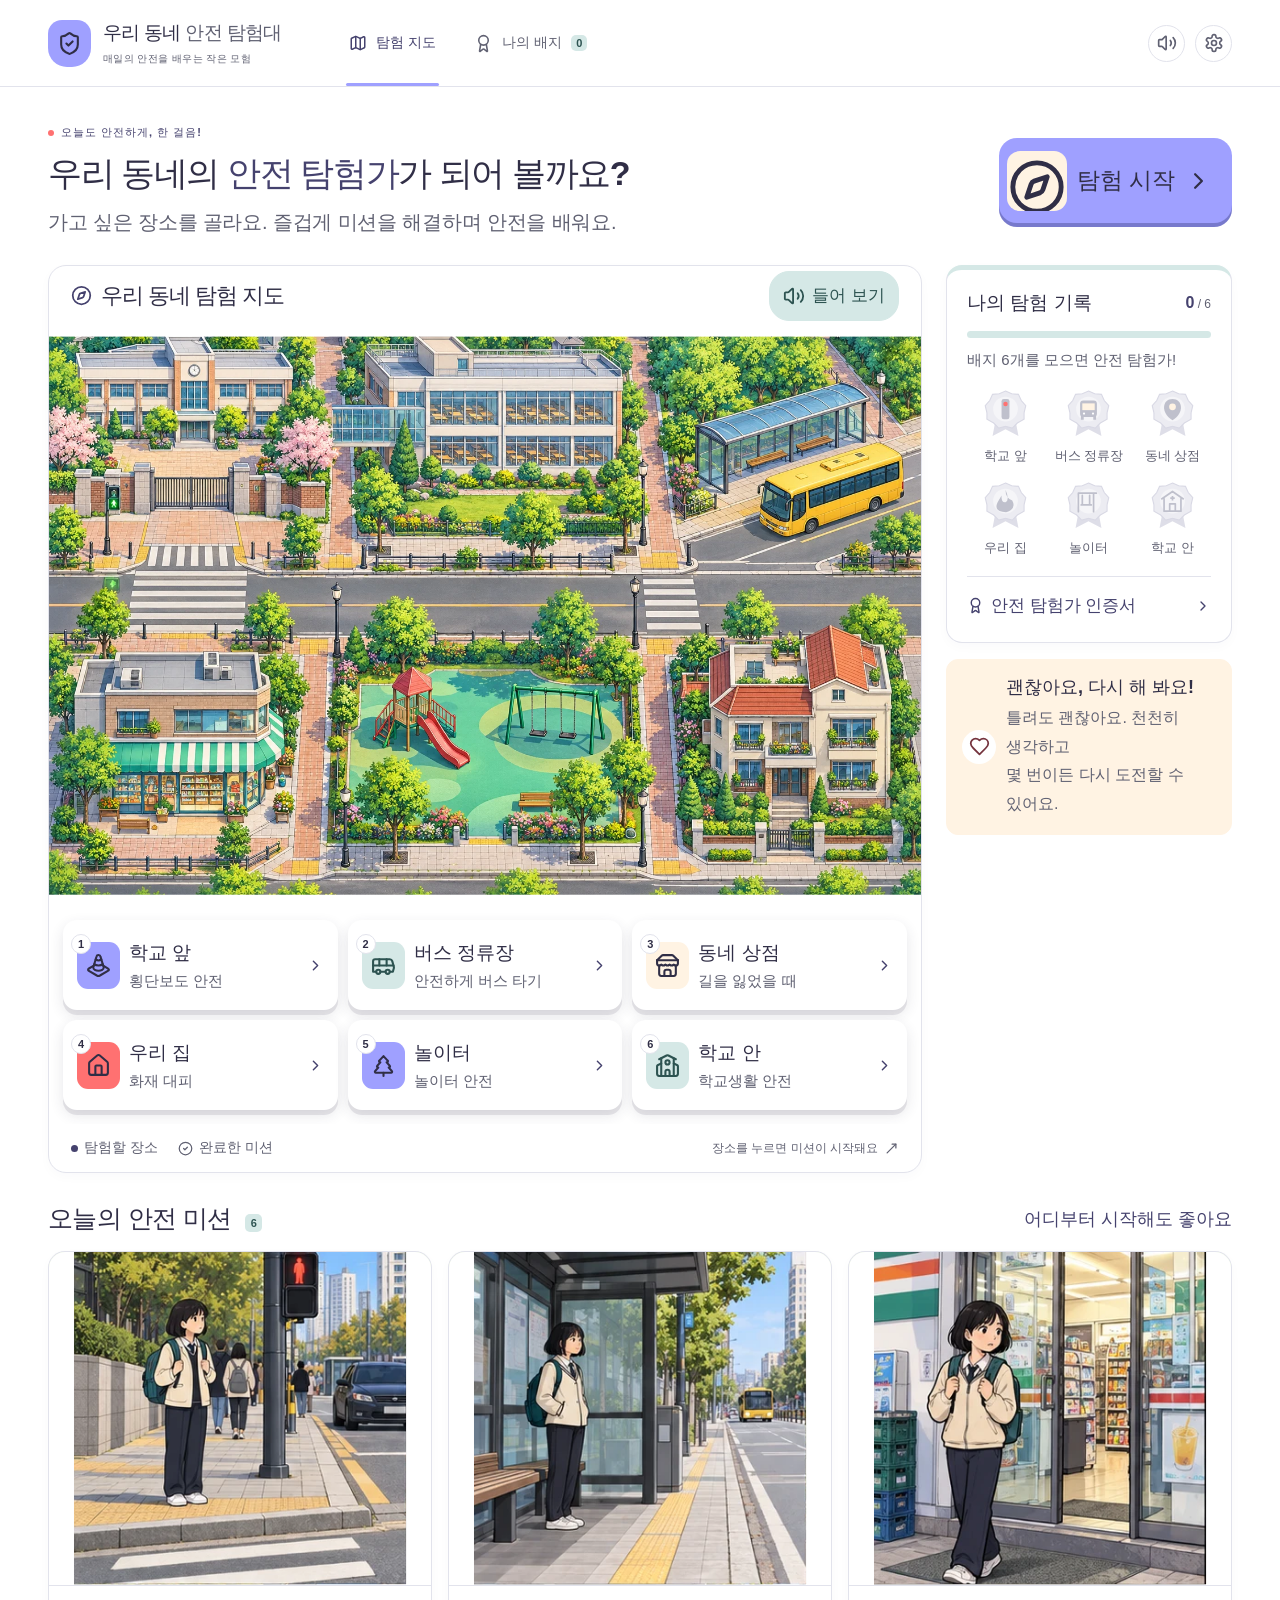
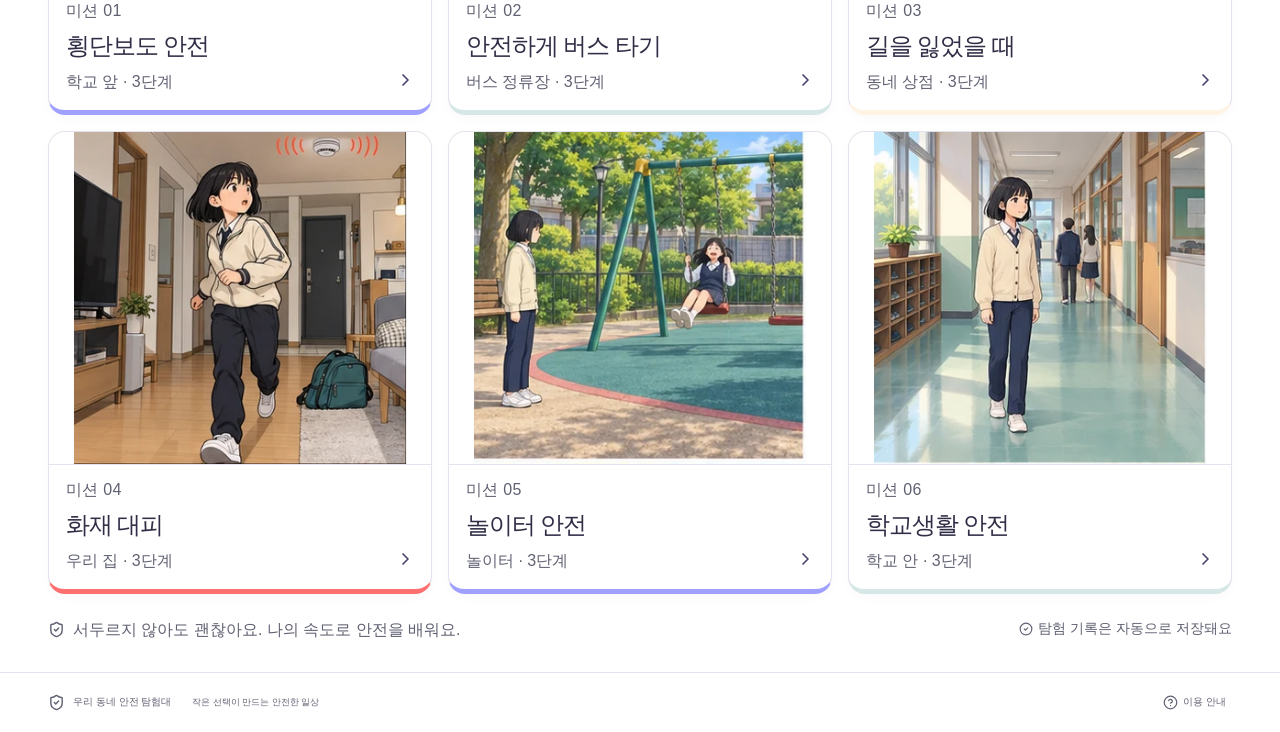
<file: index.html>
<!doctype html>
<html lang="ko">
  <head>
    <meta charset="UTF-8" />
    <meta name="viewport" content="width=device-width, initial-scale=1.0" />
    <meta name="theme-color" content="#9fa0ff" />
    <meta
      name="description"
      content="우리 동네에서 배우는 생활 안전! 네 가지 미션을 해결하고 안전 탐험가가 되어 보세요."
    />
    <title>우리 동네 안전 탐험대</title>
    <script type="module" crossorigin src="./assets/index-CR9EV2wZ.js"></script>
    <link rel="stylesheet" crossorigin href="./assets/index-B1nbU9ic.css">
  </head>
  <body>
    <div id="root"></div>
  </body>
</html>
</file>
<file: assets/index-B1nbU9ic.css>
:root{font-family:Pretendard,Noto Sans KR,Apple SD Gothic Neo,Malgun Gothic,sans-serif;color:#293e35;background:#f7f8f2;font-synthesis:none;font-weight:400;--green: #24785e;--muted: #778277;--border: #e1e7dc}*{box-sizing:border-box}body{margin:0}button,input{font:inherit}button{cursor:pointer;color:inherit}button{border:0;background:none}button:disabled{cursor:default;opacity:.6}button,a,input{touch-action:manipulation}button:focus-visible,input:focus-visible{outline:3px solid #d3923f;outline-offset:4px}svg{flex-shrink:0}button{transition:background .16s,transform .16s,box-shadow .16s}button:hover:not(:disabled){filter:brightness(.98)}h1,h2,h3,p{margin:0}h1,h2,h3{letter-spacing:-.045em}header{height:87px;background:#fffefa;border-bottom:1px solid var(--border)}.header-inner{max-width:1376px;margin:auto;padding:0 48px;height:100%;display:flex;align-items:center;gap:65px}.brand{display:flex;gap:12px;align-items:center;text-align:left;padding:0;white-space:nowrap;font-size:19px;letter-spacing:-.7px;font-weight:650}.brand b{color:var(--green)}.brand small{display:block;font-size:10px;letter-spacing:.4px;color:#899084;margin-top:6px;font-weight:400}.brand-icon{display:flex;align-items:center;justify-content:center;background:#28765a;color:#fff7de;width:43px;height:47px;border-radius:14px 14px 19px 19px}.header nav{display:flex;height:100%;gap:32px}.nav{height:100%;display:flex;gap:9px;align-items:center;color:#7e877d;font-size:14px;position:relative;padding:0 3px;font-weight:600}.nav.active{color:var(--green)}.nav.active:after{content:"";position:absolute;bottom:0;height:3px;background:var(--green);left:0;right:0;border-radius:3px}.nav-count{background:#edf2e9;border-radius:5px;padding:2px 5px;font-size:11px}.header-actions{margin-left:auto;display:flex;gap:10px}.icon-btn{width:37px;height:37px;display:grid;place-items:center;color:#69766a;border:1px solid #e5e9e0;border-radius:50%;background:#fffefa}main{max-width:1376px;margin:auto;padding:38px 48px 0}.welcome{display:flex;justify-content:space-between;align-items:center;margin-bottom:29px}.eyebrow{display:flex;align-items:center;gap:7px;color:#58816a;font-size:11px;font-weight:700;letter-spacing:1px}.eyebrow>span{height:6px;width:6px;border-radius:50%;background:#6b9c74}.welcome h1{font-size:29px;margin:11px 0 12px;font-weight:750;letter-spacing:-1.4px}.welcome h1>span{color:#28795d}.welcome p{font-size:13px;color:#858b7f;letter-spacing:-.2px}.welcome-stamp{display:flex;gap:10px;align-items:center;transform:rotate(7deg);margin-right:22px;color:#76947a;border:1px solid #cddbc7;border-radius:18px;padding:12px 17px;background:#eef3e6}.welcome-stamp svg{width:33px;height:33px}.welcome-stamp span{font-size:11px;line-height:1.5}.dashboard{display:grid;grid-template-columns:minmax(0,1fr) 286px;gap:24px}.map-card{border:1px solid #dce5d5;border-radius:18px;overflow:hidden;background:#fffef9;box-shadow:0 4px 8px #3b563205}.map-top{height:59px;padding:0 22px;display:flex;align-items:center;justify-content:space-between}.map-top h2{display:flex;align-items:center;gap:9px;font-size:16px;font-weight:700}.map-top h2 svg{color:#678b72}.live-pill{display:flex;align-items:center;gap:6px;font-size:10px;border:1px solid #e1e8d8;border-radius:20px;padding:6px 9px;color:#7a8970}.live-pill>span{width:5px;height:5px;border-radius:50%;background:#7ba474}.town{position:relative;overflow:hidden;aspect-ratio:1000 / 640;background:#dcebc3}.town-art{width:100%;height:100%;display:block}.map-pin{display:flex;position:absolute;align-items:center;gap:9px;background:#fffef6;border:1px solid #fff;border-radius:11px;box-shadow:0 5px #78926320,0 4px 12px #4b684222;padding:10px 11px;min-width:165px;text-align:left;transform:translate(-50%,-50%);z-index:1}.map-pin:after{content:"";position:absolute;bottom:-7px;left:calc(50% - 7px);height:13px;width:13px;background:#fffef6;transform:rotate(45deg);border-radius:2px}.map-pin:hover{box-shadow:0 7px 15px #3f5a4c33;z-index:3}.map-pin b{font-size:13px;font-weight:750;display:block}.map-pin small{display:block;margin-top:4px;font-size:10px;color:#83907d}.map-pin>svg:last-child{margin-left:auto;color:#a2ad99}.pin-num{display:grid;place-items:center;width:26px;height:26px;border-radius:9px;align-self:flex-start;font-size:12px;font-weight:750}.green .mission-icon,.pin-num.green,.number.green{background:#e0ede0;color:#558567}.blue .mission-icon,.pin-num.blue,.number.blue{background:#e5edf1;color:#628b9e}.orange .mission-icon,.pin-num.orange,.number.orange{background:#f8ecd6;color:#b89655}.coral .mission-icon,.pin-num.coral,.number.coral{background:#f8e7dc;color:#bc826a}.pin-0{left:24%;top:41%}.pin-1{left:77%;top:35%}.pin-2{left:25%;top:89%}.pin-3{left:78%;top:89%}.map-pin.done{border-color:#7aa88a}.pin-badge{width:28px;height:30px}.map-character{position:absolute;left:55%;top:58%;width:65px;transform:translate(-50%,-50%)}.map-character>svg{width:65px;filter:drop-shadow(0 3px 2px #273e3520);animation:friend-bob 3s ease-in-out infinite}.map-character>span{position:absolute;top:-18px;left:50%;transform:translate(-50%);white-space:nowrap;background:#fffdf2;border-radius:9px;padding:6px 9px;font-size:10px;color:#63836a;box-shadow:0 2px 8px #00000008}.map-label{position:absolute;left:17px;bottom:14px;display:flex;gap:5px;font-size:9px;color:#67895d;align-items:center}.map-bottom{display:flex;gap:20px;align-items:center;height:45px;padding:0 22px;color:#8a9383;font-size:10px}.map-bottom>span{display:flex;gap:6px;align-items:center}.legend-dot{width:7px;height:7px;border-radius:50%;background:#8eaa7a}.map-hint{margin-left:auto}aside{display:flex;flex-direction:column;gap:16px}.profile-card,.progress-card{background:#fffef9;border:1px solid var(--border);border-radius:16px;padding:20px}.section-label{font-size:13px;font-weight:700;display:flex;justify-content:space-between;align-items:center}.section-label>button{display:flex;align-items:center;color:#8b9483;font-size:10px;padding:0}.profile-main{display:flex;gap:14px;align-items:center;margin:19px 0 20px}.avatar-circle{width:70px;height:70px;background:#edf1df;border-radius:50%;overflow:hidden;border:1px solid #e4e9d6;flex-shrink:0}.avatar-circle svg{width:64px;height:80px;margin:1px 3px}.profile-main small{font-size:10px;color:#8b9684}.profile-main h3{font-size:21px;margin:3px 0 7px}.profile-main span{font-size:10px;color:#939a8a}.mode-switch{display:flex;background:#f1f3eb;border-radius:9px;padding:4px;gap:3px}.mode-switch button{flex:1;display:flex;gap:5px;justify-content:center;align-items:center;border-radius:6px;padding:9px 1px;color:#8b9282;font-size:11px}.mode-switch .selected{background:#fffef9;box-shadow:0 1px 4px #22382212;color:#507e61;font-weight:700}.mode-dot{width:5px;height:5px;background:#6c976f;border-radius:50%}.mode-description{text-align:center;font-size:9px;color:#949b8c;margin-top:10px}.progress-card .section-label>span{font-size:12px;color:#9aa08d;font-weight:400}.progress-card .section-label b{color:var(--green);font-size:16px}.progress-track{height:7px;background:#edf0e7;border-radius:5px;overflow:hidden;margin-top:15px}.progress-track>div{height:100%;background:#679676;transition:width .3s}.progress-card>p{font-size:10px;color:#8e9786;margin-top:10px}.badge-row{display:flex;gap:7px;justify-content:space-between;margin-top:16px}.badge-row>div{text-align:center;flex:1}.badge-row svg{width:45px;height:49px}.badge-row span{display:block;font-size:9px;color:#949c8a;margin-top:5px;white-space:nowrap}.certificate-link{display:flex;align-items:center;gap:7px;border-top:1px solid #edf0e6;width:100%;margin-top:19px;padding:13px 0 0;font-size:11px;color:#8c9781}.certificate-link svg:last-child{margin-left:auto}.tip-card{display:flex;gap:10px;background:#edf1e4;border:1px solid #e3e9d8;border-radius:12px;padding:15px}.tip-icon{display:grid;place-items:center;width:34px;height:34px;background:#fff9df;border-radius:50%;color:#b39b59;flex-shrink:0}.tip-card b{font-size:11px;color:#6b785c}.tip-card p{font-size:10px;color:#939b84;line-height:1.8;margin-top:5px}.mission-section{margin-top:29px}.section-heading{display:flex;justify-content:space-between;align-items:center;margin-bottom:16px}.section-heading h2{font-size:17px;letter-spacing:-.6px}.section-heading h2>span{font-size:11px;background:#e9eddf;color:#739063;border-radius:5px;padding:3px 6px;margin-left:7px}.section-heading p{font-size:11px;color:#969c8d}.mission-grid{display:grid;grid-template-columns:repeat(4,1fr);gap:14px}.mission-card{border:1px solid #e0e5d9;background:#fffef9;border-radius:13px;display:flex;align-items:center;text-align:left;gap:12px;padding:20px 16px;min-width:0}.mission-card:hover{transform:translateY(-3px);box-shadow:0 5px 12px #455f3c0d}.mission-icon{width:46px;height:48px;display:grid;place-items:center;border-radius:12px;flex-shrink:0}.mission-card small{font-size:9px;color:#98a08e;letter-spacing:.3px}.mission-card h3{font-size:14px;margin:6px 0 8px;white-space:nowrap}.mission-card p{font-size:10px;color:#8f9786}.mission-card p span{color:#a4aa9a}.mission-card>svg{margin-left:auto;color:#a4ae99;width:16px}.learning-note{display:flex;align-items:center;gap:8px;color:#8a9681;font-size:10px;margin:22px 0 29px}.autosave{margin-left:auto;display:flex;gap:5px;align-items:center;color:#9aa18e}footer{border-top:1px solid #e4e8db;padding:21px 48px;max-width:1376px;margin:0 auto;display:flex;align-items:center;justify-content:space-between;color:#9da591;font-size:10px}footer>div{display:flex;gap:8px;align-items:center}footer b{font-size:10px;font-weight:600;color:#7c8b71}footer span{margin-left:13px;font-size:9px}footer button{display:flex;align-items:center;gap:5px;font-size:10px;color:#929c85}.primary,.secondary{min-height:49px;padding:12px 20px;border-radius:10px;display:inline-flex;align-items:center;justify-content:center;gap:9px;font-size:14px;font-weight:650}.primary{background:#28785d;color:#fffef2}.secondary{border:1px solid #dce4d5;background:#fffef8;color:#53745b}.full{width:100%;margin-top:16px}.text-button{display:flex;gap:7px;align-items:center;font-size:13px;color:#70816f;padding:8px 0}.mission-page{max-width:960px;margin:0 auto 36px}.mission-toolbar{display:flex;align-items:center;justify-content:space-between;margin:0 0 25px;color:#8c9785;font-size:12px}.mission-title{display:flex;gap:12px;align-items:center}.mission-title h1{font-size:27px}.number{width:38px;height:38px;display:grid;place-items:center;border-radius:11px;font-weight:700}.step-count{margin-left:auto;color:#7b8e76;font-size:13px}.step-dots{display:flex;gap:8px;margin:17px 0 20px}.step-dots span{height:5px;flex:1;background:#e1e8db;border-radius:3px}.step-dots .on{background:#6a9c7d}.scene{position:relative;background:#deebdd;border-radius:17px;overflow:hidden;border:1px solid #d6e3cf}.scene>svg{display:block;width:100%;height:auto}.scene-avatar{position:absolute;bottom:7%;left:32%;width:10%;transition:transform 1.7s ease-in-out,left 1.7s ease-in-out}.scene-avatar svg{width:100%;display:block}.scene-caption{position:absolute;left:15px;top:14px;padding:7px 11px;font-size:10px;color:#63806a;background:#fffdf2;border-radius:20px;display:flex;gap:7px;align-items:center}.scene-caption>span{width:5px;height:5px;background:#7c9e73;border-radius:50%}.avatar-m0{left:33%;bottom:24%}.avatar-m0.step-2.action{transform:translate(230%,55%)}.avatar-m0.step-1.action{animation:look 1.5s ease}.avatar-m1{left:39%;bottom:12%}.avatar-m1.step-1.action{left:69%;transform:scale(.75);opacity:.6}.avatar-m1.step-2{left:69%;transform:scale(.75)}.avatar-m2{left:35%}.avatar-m2.action{left:46%}.avatar-m3{left:30%}.avatar-m3.step-1.action{left:79%;bottom:12%}.avatar-m3.step-2{left:63%}.scene.animating .scene-avatar:not(.avatar-m0.step-2){animation:friend-bob .4s ease-in-out 4}.question{text-align:center;margin:25px 0 20px}.question>span{font-size:11px;color:#84977a}.question h2{font-size:22px;margin-top:9px;line-height:1.5}.choices{display:flex;gap:13px}.choice{display:flex;align-items:center;gap:10px;background:#fffefa;border:2px solid #dde6d7;border-radius:12px;padding:16px;min-height:91px;flex:1;text-align:left;font-size:15px;font-weight:600;line-height:1.55}.choice>span{background:#eff3e8;width:43px;height:43px;display:grid;place-items:center;border-radius:11px;flex-shrink:0;color:#699078}.choice>svg{margin-left:auto;flex-shrink:0;color:#8ba17e}.choice.correct{border-color:#609a74;background:#edf5e9;opacity:1}.feedback{margin-top:20px;border-radius:12px;padding:18px;display:flex;justify-content:space-between;align-items:center;gap:15px}.feedback>div{display:flex;align-items:center;gap:12px}.feedback svg{flex-shrink:0}.feedback b{font-size:15px}.feedback p{font-size:13px;line-height:1.7;margin-top:4px}.feedback.good{background:#e7f0e1;color:#48704c}.feedback.retry{background:#fff1d9;color:#8a6c3c}.feedback .primary{flex-shrink:0;font-size:12px}.blocked-link{display:flex;gap:5px;align-items:center;margin:20px auto 0;font-size:12px;color:#9b7562;text-decoration:underline;text-underline-offset:4px}.completion{text-align:center;margin:25px auto 55px;max-width:750px;background:#fffdf6;padding:35px;border:1px solid #e3e7d6;border-radius:22px}.completion .eyebrow{justify-content:center;margin:15px 0}.completion h1{font-size:29px}.completion p{font-size:15px;color:#84927b;line-height:1.7;margin:16px 0}.confetti{font-size:30px;color:#cda65c;letter-spacing:30px}.confetti span{color:#7b9e7f}.earned-badge{width:130px;height:140px;animation:appear .5s ease-out}.completion-avatar{width:100px;margin:16px auto}.button-row{display:flex;gap:12px;justify-content:center;margin-top:20px}.modal-backdrop{position:fixed;top:0;right:0;bottom:0;left:0;background:#243b3280;-webkit-backdrop-filter:blur(5px);backdrop-filter:blur(5px);display:flex;justify-content:center;align-items:center;padding:24px;z-index:20}.modal{position:relative;width:620px;max-height:90dvh;overflow:auto;border-radius:22px;background:#fffef7;border:1px solid #f0f1df;padding:38px;box-shadow:0 18px 80px #17352a33}.modal-close{position:absolute;right:15px;top:15px}.modal h2{font-size:25px;margin:14px 0}.modal p{color:#7d8b74;font-size:14px;line-height:1.8;margin:10px 0}.character-grid{display:grid;grid-template-columns:repeat(4,1fr);gap:10px;margin:25px 0 10px}.character-grid button{position:relative;border:2px solid #e6e9dc;background:#f4f5eb;border-radius:13px;padding:12px 6px;display:flex;align-items:center;flex-direction:column}.character-grid button.selected,.settings-mode .selected{border-color:#6c9876;background:#edf3e6}.character-grid svg{width:78px;height:95px}.character-grid b{font-size:14px;margin-top:8px}.character-grid small{font-size:10px;color:#819075;margin-top:5px}.character-grid button>svg:last-child:not(:first-child){width:18px;height:18px;position:absolute;top:7px;right:7px;color:#55815e}.muted{color:#8ca17c;font-size:19px}.badges-grid{display:grid;grid-template-columns:1fr 1fr;gap:13px;margin:25px 0}.badges-grid>div{display:flex;flex-direction:column;align-items:center;background:#f3f5eb;border-radius:12px;padding:15px}.badges-grid svg{width:80px;height:86px}.badges-grid b{font-size:14px;margin:8px 0}.badges-grid small{font-size:11px;color:#87937c}.settings-mode{display:flex;gap:12px;margin:17px 0}.settings-mode button{border:2px solid #e5e9dc;border-radius:12px;padding:20px;flex:1}.settings-mode small{display:block;color:#87957d;font-size:12px;margin-top:8px}.modal h3{font-size:16px;margin-top:25px}.setting-row{display:flex;justify-content:space-between;align-items:center;padding:20px 0;width:100%;font-size:14px;border-bottom:1px solid #e5eadf}.setting-row b{color:var(--green)}.danger-button{display:flex;gap:8px;color:#ad7564;font-size:13px;align-items:center;margin-top:25px;padding:0}.help-list{padding-left:20px;color:#61775b;font-size:15px;line-height:2.6;margin:20px 0}.emergency>svg{color:#b67e61}.emergency p{font-size:17px}.certificate-page{max-width:760px;margin:0 auto 40px}.certificate{position:relative;background:#fffdf1;border:3px solid #568065;outline:1px solid #d1b674;outline-offset:-13px;padding:45px 40px 35px;text-align:center;margin-top:20px}.certificate .eyebrow{justify-content:center}.certificate h1{font-size:36px;margin-top:16px}.certificate-avatar{width:120px;margin:20px auto}.certificate h2{font-size:27px}.certificate p{font-size:15px;line-height:1.9;color:#7c8c72;margin:15px 0 22px}.certificate-badges{display:flex;justify-content:center;gap:25px;margin-bottom:30px}.certificate-badges svg{width:65px;height:70px}.certificate-badges small{display:block;color:#7a8b6e;font-size:10px;margin-top:6px}.certificate-motto{font-size:12px;letter-spacing:2px;color:#749067}.certificate-tools{padding:25px;background:#eef2e6;margin-top:20px;border-radius:13px}.certificate-tools label{display:flex;align-items:center;gap:20px;font-size:13px;justify-content:center}.certificate-tools input{border:1px solid #cdd9c4;border-radius:8px;background:#fffef9;padding:11px 14px;min-width:0;max-width:100%;color:#34573f}.toast{position:fixed;bottom:24px;left:50%;transform:translate(-50%);z-index:40;display:flex;align-items:center;gap:14px;background:#314e3d;color:#fff;padding:15px 20px;border-radius:11px;max-width:95%;font-size:13px}.toast button{color:#fff;display:flex}.arriving-bus{animation:bus-arrive 2s ease-out both}.moving-car{animation:car-pass 5s linear infinite}.alarm{animation:alarm 1.5s ease-in-out infinite}.stopped-car{transform:translate(0)}@keyframes friend-bob{50%{transform:translateY(-4px)}}@keyframes bus-arrive{0%{transform:translate(270px)}to{transform:translate(0)}}@keyframes car-pass{0%{transform:translate(250px)}to{transform:translate(-150px)}}@keyframes alarm{50%{opacity:.55}}@keyframes look{33%{transform:rotate(-8deg)}66%{transform:rotate(8deg)}}@keyframes appear{0%{opacity:0;transform:scale(.7)}to{opacity:1;transform:scale(1)}}@media(min-width:1450px){main{padding-top:45px}.welcome{margin-bottom:33px}.welcome h1{font-size:32px}}@media(max-width:1150px){.header-inner{gap:35px;padding:0 28px}main{padding:30px 28px 0}.dashboard{grid-template-columns:minmax(0,1fr) 250px;gap:18px}.mission-card{padding:16px 12px;gap:8px}.mission-icon{width:37px;height:41px}.mission-card h3{font-size:12px}.mission-card>svg{display:none}.map-pin{min-width:140px;padding:8px;gap:6px}.map-pin b{font-size:11px}.map-pin small{font-size:9px}.pin-num{width:22px;height:22px}.map-hint{display:none}.profile-card,.progress-card{padding:17px}.tip-card{padding:12px}.town{aspect-ratio:auto;height:410px}.town-art{object-fit:cover}.welcome h1{font-size:26px}.map-character{width:50px}.map-character>svg{width:50px}.welcome-stamp{margin-right:0}.badge-row{gap:0}}@media(max-width:900px){.dashboard{display:flex;flex-direction:column}.town{height:auto;aspect-ratio:1000/640}.map-pin{min-width:165px;padding:10px}.map-pin b{font-size:13px}.map-pin small{font-size:10px}aside{display:grid;grid-template-columns:1fr 1fr}.tip-card{grid-column:1/-1;align-items:center}.tip-card br{display:none}.tip-card p{margin-top:2px}.profile-main{margin:13px 0}.progress-card{display:flex;flex-direction:column}.badge-row{margin-top:12px}.certificate-link{margin-top:auto}.map-character>svg{width:65px}.mission-grid{grid-template-columns:1fr 1fr}.mission-card h3{font-size:15px}.mission-card>svg{display:block}.welcome-stamp{display:none}.header-inner{gap:30px}.header nav{gap:20px}.welcome h1{font-size:27px}.choices{flex-direction:column}.choice{min-height:70px;padding:12px 16px}.question h2{font-size:20px}.scene-avatar{width:11%}.feedback{align-items:stretch;flex-direction:column}.feedback .primary{align-self:flex-end}.header-actions{gap:5px}.mission-card{padding:20px}.mission-card small{font-size:10px}.scene-caption{font-size:9px;padding:5px 9px}}@media(max-width:600px){header{height:73px}.header-inner{padding:0 18px;gap:15px}.brand{font-size:15px;gap:9px}.brand-icon{width:33px;height:38px;border-radius:10px 10px 15px 15px}.brand-icon svg{width:21px}.brand small{font-size:8px;margin-top:4px;letter-spacing:0}.header nav{margin-left:auto;gap:15px}.nav{font-size:0;gap:0}.nav svg{width:21px}.nav-count{position:absolute;font-size:8px;right:-6px;top:17px}.header-actions{margin-left:0}.header-actions .icon-btn:first-child{display:none}.header-actions .icon-btn{width:32px;height:32px}.header-inner{gap:20px}main{padding:26px 16px 0}.eyebrow{font-size:10px;letter-spacing:.5px}.welcome{margin-bottom:23px}.welcome h1{font-size:24px;line-height:1.5;max-width:330px;margin:9px 0}.welcome p{font-size:11px;line-height:1.8;max-width:300px}.map-top{height:52px;padding:0 15px}.map-top h2{font-size:14px}.live-pill{font-size:8px;padding:5px 7px}.town{aspect-ratio:1.23}.town-art{width:128%;max-width:none;position:absolute;left:-14%}.map-pin{min-width:125px;gap:6px;padding:9px 8px;border-radius:9px}.map-pin b{font-size:11px}.map-pin small{font-size:8px;margin-top:3px}.pin-num{width:20px;height:21px;border-radius:6px;font-size:10px}.map-pin>svg:last-child{width:12px}.map-pin .pin-badge{width:22px!important;height:25px}.pin-0{left:23%;top:35%}.pin-1{left:77%;top:29%}.pin-2{left:22%;top:86%}.pin-3{left:78%;top:86%}.map-character{left:55%;top:57%}.map-character>svg{width:48px}.map-character>span{font-size:8px;padding:5px 7px;top:-9px}.map-label{font-size:7px;left:9px;bottom:7px;gap:3px}.map-label svg{width:10px}.map-bottom{height:38px;padding:0 15px;font-size:9px;gap:18px}.map-card{border-radius:14px}aside{gap:12px}.profile-card,.progress-card{padding:14px 12px;border-radius:13px}.section-label{font-size:11px}.section-label>button{font-size:9px}.avatar-circle{width:49px;height:49px}.avatar-circle svg{width:44px;height:57px;margin:0 2px}.profile-main{gap:8px;margin:13px 0}.profile-main h3{font-size:18px;margin:2px 0 5px}.profile-main small{font-size:9px}.profile-main span{font-size:8px}.mode-switch button{font-size:9px;padding:9px 0}.mode-switch{padding:3px}.mode-description{font-size:8px}.badge-row svg{width:31px;height:37px}.badge-row span{font-size:8px;letter-spacing:-.4px}.progress-card .section-label b{font-size:13px}.progress-card .section-label>span{font-size:10px}.progress-card>p{font-size:8px;line-height:1.6;margin-top:8px}.progress-track{margin-top:13px;height:5px}.certificate-link{font-size:9px;padding-top:10px}.certificate-link svg{width:13px}.tip-card{padding:12px 15px;gap:10px}.tip-card b{font-size:11px}.tip-card p{font-size:9px;line-height:1.7}.tip-icon{width:30px;height:30px}.section-heading h2{font-size:16px}.section-heading p{font-size:9px}.mission-section{margin-top:24px}.mission-grid{gap:10px}.mission-card{padding:15px 11px;gap:8px;border-radius:11px}.mission-icon{width:33px;height:37px;border-radius:9px}.mission-icon svg{width:21px}.mission-card small{font-size:8px}.mission-card h3{font-size:11px;margin:5px 0 7px;letter-spacing:-.5px}.mission-card p{font-size:8px}.mission-card>svg{display:none}.learning-note{font-size:9px;line-height:1.6;margin:18px 0 22px;flex-wrap:wrap;gap:5px}.autosave{width:100%;justify-content:flex-end;font-size:8px;margin-top:6px}footer{padding:18px 16px;font-size:9px}footer span{display:none}footer b{font-size:9px}footer button{font-size:9px}.mission-toolbar{margin-bottom:18px;gap:8px}.mission-toolbar>span{display:none}.text-button{font-size:11px}.mission-title h1{font-size:24px}.number{width:32px;height:32px}.step-count{font-size:11px}.scene{border-radius:12px;aspect-ratio:1.7}.scene>svg{width:145%;height:100%;position:absolute;left:-22.5%}.scene-avatar{width:16%;bottom:7%}.avatar-m0{left:27%;bottom:24%}.avatar-m0.step-2.action{transform:translate(160%,55%)}.avatar-m3{left:26%}.avatar-m3.step-2{left:66%}.scene-caption{top:9px;left:9px;font-size:8px;padding:4px 7px}.question{margin:23px 0 17px}.question h2{font-size:18px}.question>span{font-size:10px}.choice{font-size:14px;min-height:78px;border-width:1.5px}.choice>span{width:38px;height:38px}.choices{gap:10px}.feedback{padding:15px}.feedback>div{gap:9px;align-items:flex-start}.feedback b{font-size:13px}.feedback p{font-size:12px}.feedback>div>svg{width:20px}.feedback .primary{width:100%;font-size:12px;min-height:44px}.blocked-link{font-size:10px}.modal-backdrop{padding:15px}.modal{padding:32px 22px 24px;border-radius:17px}.modal h2{font-size:22px}.modal p{font-size:13px}.character-grid{grid-template-columns:1fr 1fr;gap:10px;margin:22px 0 10px}.character-grid svg{height:100px;width:85px}.character-grid b{font-size:14px}.character-grid small{font-size:11px}.badges-grid{gap:10px}.badges-grid>div{padding:12px 6px}.badges-grid b{font-size:12px}.badges-grid small{font-size:9px}.setting-row{font-size:12px}.settings-mode button{padding:17px 10px}.primary,.secondary{font-size:12px;padding:12px 15px;min-height:46px}.completion{margin:0 auto 25px;padding:30px 16px}.completion h1{font-size:23px;line-height:1.5}.completion p{font-size:13px}.earned-badge{width:110px;height:119px}.completion .button-row{flex-direction:column}.completion-avatar{width:85px}.certificate{padding:35px 20px 30px}.certificate h1{font-size:27px}.certificate h2{font-size:23px}.certificate-avatar{width:100px;margin:17px auto}.certificate p{font-size:13px}.certificate-badges{gap:12px}.certificate-badges svg{width:49px;height:54px}.certificate-badges small{font-size:8px;white-space:nowrap}.certificate-motto{font-size:9px;letter-spacing:1px}.certificate-tools{padding:18px}.certificate-tools label{display:block;font-size:12px}.certificate-tools input{display:block;width:100%;margin-top:10px}.certificate-tools .button-row{gap:8px}.certificate-tools .primary,.certificate-tools .secondary{font-size:11px;padding:10px}.certificate-tools svg{width:16px}}@media(prefers-reduced-motion:reduce){*,*:before,*:after{animation:none!important;transition:none!important}}@media print{@page{size:A4 portrait;margin:16mm}body{background:#fff}header,footer,.no-print,.toast,.modal-backdrop{display:none!important}main{padding:0;max-width:none}.certificate-page{margin:0;max-width:none}.certificate{break-inside:avoid;margin:0;padding:45px 30px;print-color-adjust:exact;-webkit-print-color-adjust:exact}.certificate-avatar{width:140px}.certificate-badges svg{width:90px;height:100px}}.welcome h1,.question h2,.choice{word-break:keep-all;overflow-wrap:break-word}.welcome p{color:#707d6a}.map-pin small{color:#68795f}.mission-card small,.mission-card p{color:#6f7e65}.mission-card p span{color:#76816d}.mode-description,.profile-main span,.progress-card>p,.badge-row span{color:#748068}.learning-note,.autosave{color:#738166}.bus-door{transition:transform .9s ease-in-out}.mode-switch button{min-height:36px}.section-label>button{min-height:28px}.header nav .nav{min-width:30px}.scene-avatar{pointer-events:none}@media(max-width:600px){.mode-switch button{min-height:38px}.map-pin{min-height:57px}.welcome h1{font-size:23px}.profile-main span{line-height:1.6}.section-label>button{min-height:30px}.certificate-badges{gap:10px}}@media(max-width:360px){.header-inner{padding:0 14px;gap:12px}.brand{font-size:13px;gap:7px}.brand small{font-size:7px}.brand-icon{width:29px;height:34px}.header nav{gap:12px}.nav{min-width:26px!important}.header-actions .icon-btn{width:29px;height:29px}.mission-card{padding:14px 8px;gap:6px}.mission-icon{width:29px}.mission-card h3{font-size:10px}.map-pin{min-width:117px}.pin-0,.pin-2{left:22%}.pin-1,.pin-3{left:78%}}:root{color:#294e43;background:#f5f7ed;--green: #247c65;--border: #d7e0d0}.welcome h1{font-size:30px}.welcome p{font-size:15px;color:#596f5b}.welcome{gap:22px}.welcome-stamp{display:none}.welcome-start{flex-shrink:0;display:flex;align-items:center;gap:10px;padding:8px 20px 8px 8px;background:#287e67;color:#fff9e4;border-radius:18px;box-shadow:0 5px #1a5e4c;font-size:18px;min-height:75px}.welcome-start>span{height:60px;width:60px;border-radius:13px;background:#e3eac8;overflow:hidden}.welcome-start svg{height:72px;width:58px}.welcome-start>svg{width:27px;height:30px}.map-top h2{font-size:18px}.map-listen{display:flex;align-items:center;gap:7px;color:#2f725b;background:#e9f1df;border:1px solid #c8dbb9;border-radius:20px;font-size:13px;padding:9px 13px;min-height:43px}.map-pin{width:194px;border:2px solid #fffefa;min-height:77px;border-radius:15px;padding:10px;gap:10px;box-shadow:0 5px #547b4526,0 5px 13px #3b61452b}.map-pin b{font-size:16px}.map-pin small{font-size:11px;color:#51694e;line-height:1.4}.map-pin .pin-num{width:43px;height:47px;border-radius:11px;align-self:center;position:relative}.map-number{position:absolute;left:-6px;top:-8px;background:#fffdf2;border-radius:50%;width:20px;height:20px;border:1px solid #c5d3bc;font-size:11px;display:grid;place-items:center}.pin-0{top:43%}.pin-1{top:41%}.pin-2,.pin-3{top:91%}.map-character{top:59%;width:77px}.map-character>svg{width:77px}.map-character>span{font-size:12px;top:-17px}.profile-main h3{font-size:24px}.profile-main span,.profile-main small{font-size:12px}.profile-card .avatar-circle{width:78px;height:78px;background:#e1edd0}.avatar-circle svg{width:70px;height:85px}.section-label{font-size:15px}.section-label>button{font-size:12px;min-height:37px}.mode-switch button{font-size:12px;min-height:42px}.mode-description,.progress-card>p{font-size:11px}.badge-row span{font-size:10px}.tip-card b{font-size:13px}.tip-card p{font-size:12px;color:#687859}.tip-card{align-items:center}.mission-grid{gap:16px}.mission-card{display:flex;flex-direction:column;padding:0;align-items:stretch;gap:0;overflow:hidden;text-align:left;border:1.5px solid #d6dfcb;border-radius:17px;background:#fffdf5;position:relative}.mission-card .mission-icon{border-radius:0;width:100%;height:auto;display:block;background:#ddebce;border-bottom:1px solid #d7dfcb}.mission-card .mission-icon>svg{display:block;width:100%;height:auto}.mission-card>div{padding:15px 17px 17px}.mission-card h3{font-size:18px;white-space:normal;line-height:1.5}.mission-card small{font-size:11px;color:#5b7756}.mission-card p{font-size:12px}.mission-card>svg{position:absolute;right:15px;bottom:20px;width:21px;display:block;color:#5c8166}.section-heading h2{font-size:20px}.section-heading p{font-size:13px;color:#64765a}.learning-note,.map-bottom{font-size:12px}.certificate-link{min-height:46px;font-size:13px}.picture-steps{display:flex;gap:12px;margin:22px 0;justify-content:center}.picture-steps>div{display:flex;align-items:center;gap:8px;border:1.5px solid #dbe3d1;background:#edf1e4;border-radius:13px;flex:1;padding:7px 11px;opacity:.65;min-width:0}.picture-steps>div.current{background:#fffdf4;border:2px solid #5d977c;box-shadow:0 3px #507b6320;opacity:1}.picture-steps>div.finished{opacity:1;background:#e6efdd}.picture-step-number{display:grid;place-items:center;width:23px;height:23px;flex-shrink:0;border-radius:50%;background:#d6e3cc;color:#446d4e;font-size:12px;font-weight:700}.current .picture-step-number{background:#37876c;color:#fff}.picture-steps svg{width:66px;height:44px;flex-shrink:0;border-radius:7px}.picture-steps b{font-size:13px;font-weight:650;line-height:1.5;word-break:keep-all}.illustrated-scene{aspect-ratio:960/390;border:2px solid #c9d9c2;border-radius:22px;box-shadow:0 5px #91ad7b12}.illustrated-scene>svg{display:block;width:100%;height:100%;position:static}.illustrated-scene .scene-avatar{width:13%;left:43%;bottom:29%;transition:left 1.7s ease-in-out,bottom 1.7s ease-in-out;filter:drop-shadow(0 5px 3px #36574e1a)}.illustrated-scene .avatar-m0.step-2.action{left:46%;bottom:0;transform:none}.illustrated-scene .avatar-m1{left:40%;bottom:30%}.illustrated-scene .avatar-m1.step-1{left:43%;bottom:12%}.illustrated-scene .avatar-m1.step-1.action{left:76%;transform:scale(.8);opacity:.7}.illustrated-scene .avatar-m1.step-2{left:42%;bottom:35%;transform:none;opacity:1}.illustrated-scene .avatar-m2{left:40%;bottom:4%}.illustrated-scene .avatar-m2.action{left:48%}.illustrated-scene .avatar-m2.step-1,.illustrated-scene .avatar-m2.step-2{left:49%}.illustrated-scene .avatar-m3{left:41%;bottom:7%}.illustrated-scene .avatar-m3.step-0.action{left:73%;bottom:8%}.illustrated-scene .avatar-m3.step-1{left:49%;bottom:18%}.illustrated-scene .avatar-m3.step-1.action{left:78%;bottom:8%}.illustrated-scene .avatar-m3.step-2{left:48%;bottom:6%}.visual-success{position:absolute;right:17px;top:17px;display:flex;gap:8px;align-items:center;pointer-events:none}.visual-success>span:first-child{display:grid;place-items:center;background:#fff9dd;border:3px solid #6ea580;border-radius:50%;width:54px;height:54px;font-size:34px;font-weight:700;color:#3f8866;animation:appear .3s ease-out}.visual-success>span:last-child{font-size:38px;color:#b28d35}.scene-car-moving{animation:scene-car 7s linear infinite}.scene-bus-arriving{animation:bus-arrive 2s ease-out both}.picture-prompt{display:flex;align-items:center;justify-content:center;gap:7px!important;font-size:14px!important;color:#5c7c5b!important}.question{margin:24px 0 22px}.question h2{font-size:23px}.choices{display:grid;grid-template-columns:repeat(2,minmax(0,1fr));gap:20px;align-items:start}.choices:has(>.choice-card:nth-child(3)){grid-template-columns:repeat(3,minmax(0,1fr))}.choice-card{position:relative;background:#fffef9;border:2px solid #ccd9c0;border-radius:18px;padding:0;overflow:hidden;box-shadow:0 4px #b5c4a42b;min-width:0}.choice-card:has(.correct){border-color:#368768;background:#e9f3e2}.choice-card:has(.choice:hover:not(:disabled)){border-color:#5d9373;box-shadow:0 5px 12px #4b735329}.choice{display:flex;flex-direction:column;gap:0;width:100%;min-height:0;border:0;border-radius:0;padding:0;background:#fffdf5;align-items:stretch;position:relative;line-height:1.5;text-align:center;opacity:1!important}.choice>svg{width:100%;height:auto;margin:0;display:block}.choice .choice-caption{display:flex;gap:9px;align-items:center;justify-content:space-between;min-height:66px;background:#fffdf5;color:#294d40;width:100%;height:auto;border-radius:0;padding:15px 17px;font-size:19px}.choice-caption b{font-weight:700;word-break:keep-all;text-align:left}.choice-caption .choose-mark{background:#e9efde;border-radius:50%;width:33px;height:33px;display:grid;place-items:center;flex-shrink:0;color:#56816a}.choice.correct .choice-caption{background:#e3f0da}.choice.correct .choose-mark{background:#35886c;color:#fff}.choose-mark>svg{width:21px;height:21px}.choice-listen{display:flex;align-items:center;justify-content:center;gap:9px;min-height:51px;width:100%;font-size:14px;font-weight:650;color:#3d745c;background:#f0f4e7;border-top:1px solid #d7e1cd}.choice-listen:hover{background:#e0edce}.choices:has(>.choice-card:nth-child(3)) .choice-caption{font-size:16px;padding:14px 13px;min-height:78px}.feedback{border:2px solid #d8e2c8;padding:16px 20px;min-height:100px}.feedback>div{gap:14px}.feedback-symbol{display:grid;place-items:center;flex-shrink:0;width:55px;height:55px;background:#fffdf2;border-radius:50%;color:#4c8664}.feedback-symbol.try-again{color:#9f772f}.feedback .feedback-picture{width:115px;height:77px;border:1px solid #d2d9ba;border-radius:9px;flex-shrink:0}.feedback b{font-size:17px}.feedback p{font-size:15px}.feedback .primary{min-width:170px;min-height:60px;font-size:15px}.blocked-link{border:1px solid #d8cbb2;border-radius:13px;background:#fff6e7;padding:13px 19px;text-decoration:none;font-size:14px;color:#855f3b;min-height:60px;gap:13px}.smoke-door-icon{display:flex;align-items:center;gap:2px}.rescue-picture{display:block;width:100%;height:auto;margin:15px 0;border-radius:15px}.character-grid svg{width:100px;height:120px}.character-grid button{padding:18px 6px;border-radius:15px}.character-grid b{font-size:17px}.character-grid small{font-size:12px}.character-grid button>svg:last-child:not(:first-child){width:24px;height:24px}.modal h2{font-size:27px}.primary{min-height:54px;font-size:16px}.modal .primary>svg{width:25px;height:25px}.button-row .secondary{font-size:15px}.section-label,.map-top h2,.question h2,.mission-card h3{color:#2c4d3e}.certificate-avatar{width:132px}.certificate-avatar svg{width:100%}@keyframes scene-car{0%{transform:translate(220px)}to{transform:translate(-40px)}}@media(max-width:1150px){.welcome h1{font-size:26px}.welcome p{font-size:13px}.map-pin{width:172px;min-width:0}.map-pin b{font-size:14px}.map-pin .pin-num{width:35px;height:40px}.map-pin small{font-size:10px}.dashboard{grid-template-columns:minmax(0,1fr) 258px}.profile-main{gap:11px}.profile-card .avatar-circle{width:64px;height:64px}.avatar-circle svg{width:59px;height:73px}.profile-main span{font-size:11px}.mission-card h3{font-size:16px}.mission-card p{font-size:11px}.mission-card>div{padding:13px}.map-bottom{font-size:10px}.picture-steps b{font-size:12px}.picture-steps svg{width:53px;height:36px}.picture-steps>div{padding:7px;gap:6px}.picture-steps{gap:9px}.tip-card p{font-size:11px}.welcome-start{font-size:16px;padding-right:12px}.welcome-start>span{width:49px;height:52px}.welcome-start svg{width:47px;height:58px}}@media(max-width:900px){.dashboard{display:flex}.choices{display:grid;flex-direction:initial}.welcome{flex-wrap:wrap}.welcome-start{margin-left:auto}.mission-grid{grid-template-columns:repeat(4,minmax(0,1fr))}.mission-card h3{font-size:14px}.mission-card small,.mission-card p{font-size:10px}.mission-card>svg{display:none}.illustrated-scene .scene-avatar{width:13%}.choice .choice-caption{font-size:17px}.choices:has(>.choice-card:nth-child(3)) .choice-caption{font-size:14px;min-height:84px}.choice-caption .choose-mark{width:27px;height:27px}.choose-mark>svg{width:18px;height:18px}.feedback{flex-direction:column}.feedback .primary{align-self:flex-end}.map-pin{width:184px}.map-pin b{font-size:15px}.map-pin small{font-size:11px}.welcome-start>svg{width:24px;height:24px}}@media(max-width:600px){main{padding-top:22px}.welcome{gap:12px;margin-bottom:21px}.welcome h1{font-size:24px;max-width:none}.welcome p{font-size:13px;max-width:none;line-height:1.7}.welcome-start{padding:5px 12px 5px 5px;border-radius:13px;min-height:55px;font-size:15px;margin-left:0;gap:10px;box-shadow:0 3px #1a5e4c}.welcome-start>span{height:43px;width:43px;border-radius:8px}.welcome-start svg{width:42px;height:51px}.welcome-start>svg{width:22px;height:22px}.header{height:73px}.map-top{height:60px;padding:0 11px}.map-top h2{font-size:15px;gap:6px}.map-top h2>svg{width:19px}.map-listen{font-size:11px;gap:4px;min-height:42px;padding:7px 9px}.map-listen svg{width:19px;height:19px}.town{aspect-ratio:1.05}.town-art{width:128%;height:100%}.map-pin{width:143px;min-width:0;min-height:69px;padding:9px 7px;gap:7px;border-radius:12px}.map-pin b{font-size:13px}.map-pin small{font-size:9px;line-height:1.4}.map-pin .pin-num{width:30px;height:34px;border-radius:8px}.map-pin .pin-num>svg{width:21px;height:21px}.map-number{width:17px;height:17px;font-size:9px;left:-5px;top:-7px}.map-number svg{width:13px;height:13px}.map-pin>svg:last-child{width:12px}.pin-0{left:23%;top:39%}.pin-1{left:77%;top:39%}.pin-2{left:23%;top:88%}.pin-3{left:77%;top:88%}.map-character{left:55%;top:61%;width:54px}.map-character>svg{width:54px}.map-character>span{font-size:9px;padding:5px 7px;top:-12px}.map-bottom{font-size:9px;padding:0 12px;gap:11px}.map-hint{display:none}.map-label{font-size:7px}.profile-card,.progress-card{padding:13px 10px}.section-label{font-size:12px}.section-label>button{font-size:11px}.profile-main{gap:9px;margin:12px 0}.profile-card .avatar-circle{width:48px;height:48px}.avatar-circle svg{width:44px;height:55px}.profile-main small{font-size:10px}.profile-main h3{font-size:20px}.profile-main span{font-size:9px;line-height:1.5}.mode-switch button{font-size:10px;min-height:40px}.mode-description{font-size:9px;line-height:1.5}.progress-card>p{font-size:10px}.badge-row span{font-size:8px}.badge-row svg{width:31px;height:37px}.certificate-link{font-size:10px;min-height:42px}.tip-card b{font-size:14px}.tip-card p{font-size:12px;line-height:1.7}.tip-card{padding:14px}.section-heading h2{font-size:18px}.section-heading p{font-size:11px}.mission-grid{grid-template-columns:repeat(2,minmax(0,1fr));gap:12px}.mission-card h3{font-size:15px;margin:5px 0;line-height:1.5}.mission-card small,.mission-card p{font-size:10px}.mission-card>div{padding:11px}.mission-card .mission-icon>svg{width:100%;height:auto}.mission-card .mission-icon{height:auto;width:100%;border-radius:0}.learning-note{font-size:11px}.autosave{font-size:10px}.mission-title h1{font-size:24px}.mission-toolbar .text-button{font-size:13px;min-height:44px}.mission-toolbar .text-button:last-child{border:1px solid #cdddc4;background:#eaf1e1;border-radius:12px;padding:8px 12px}.mission-toolbar{margin-bottom:16px}.picture-steps{gap:6px;margin:17px 0}.picture-steps>div{flex-direction:column;position:relative;gap:4px;padding:6px 4px;border-radius:10px}.picture-step-number{position:absolute;left:4px;top:4px;width:18px;height:18px;font-size:10px;z-index:1}.picture-steps svg{width:100%;height:53px;object-fit:contain;border-radius:6px}.picture-steps b{font-size:10px;text-align:center;line-height:1.5;min-height:15px}.illustrated-scene{aspect-ratio:960/500;border-radius:16px}.illustrated-scene>svg{position:static;width:100%;height:100%;overflow:visible}.illustrated-scene .scene-avatar{width:16%;bottom:30%;left:42%}.illustrated-scene .avatar-m0.step-2.action{left:46%;bottom:13%;transform:none}.illustrated-scene .avatar-m1{left:39%;bottom:30%}.illustrated-scene .avatar-m1.step-1{left:43%;bottom:18%}.illustrated-scene .avatar-m1.step-1.action{left:75%;transform:scale(.7)}.illustrated-scene .avatar-m1.step-2{left:42%;bottom:37%;transform:none}.illustrated-scene .avatar-m2{left:38%;bottom:12%}.illustrated-scene .avatar-m2.action{left:49%}.illustrated-scene .avatar-m2.step-1,.illustrated-scene .avatar-m2.step-2{left:49%;bottom:15%}.illustrated-scene .avatar-m3{left:40%;bottom:15%}.illustrated-scene .avatar-m3.step-0.action{left:72%;bottom:16%}.illustrated-scene .avatar-m3.step-1{left:48%;bottom:22%}.illustrated-scene .avatar-m3.step-1.action{left:78%;bottom:16%}.illustrated-scene .avatar-m3.step-2{left:48%;bottom:16%}.question{margin:20px 0 17px}.question h2{font-size:19px;line-height:1.6}.picture-prompt{font-size:12px!important}.choices{grid-template-columns:repeat(2,minmax(0,1fr));gap:10px}.choices:has(>.choice-card:nth-child(3)){grid-template-columns:repeat(2,minmax(0,1fr))}.choices:has(>.choice-card:nth-child(3))>.choice-card:last-child{grid-column:1/-1;width:calc((100% - 10px)/2);justify-self:center}.choice-card{border-radius:13px;box-shadow:0 3px #b5c4a42b}.choice .choice-caption,.choices:has(>.choice-card:nth-child(3)) .choice-caption{min-height:75px;font-size:15px;padding:11px 9px;align-items:center;gap:4px}.choice-caption b{font-size:15px;letter-spacing:-.5px;line-height:1.5}.choice-caption .choose-mark{width:23px;height:23px}.choose-mark>svg{width:16px;height:16px}.choice-listen{min-height:47px;font-size:12px;gap:6px}.choice-listen svg{width:21px;height:21px}.feedback{padding:13px;gap:12px}.feedback>div{gap:8px;align-items:center;flex-wrap:wrap}.feedback-symbol{width:41px;height:41px}.feedback-symbol svg{width:28px;height:28px}.feedback .feedback-picture{width:100px;height:66px}.feedback b{font-size:16px}.feedback p{font-size:14px;line-height:1.8}.feedback .primary{min-height:54px;width:100%;font-size:15px}.visual-success>span:first-child{width:35px;height:35px;font-size:24px;border-width:2px}.visual-success>span:last-child{font-size:28px}.visual-success{right:10px;top:10px}.blocked-link{font-size:12px;padding:11px 12px;gap:7px;width:100%;justify-content:center}.character-grid svg{width:98px;height:119px}.character-grid b{font-size:18px}.character-grid small{font-size:12px}.modal h2{font-size:24px}.modal .primary{font-size:15px;min-height:54px}.modal p{font-size:15px}.emergency p{font-size:17px}.completion h1{font-size:25px}.completion p{font-size:15px}.completion .button-row .primary,.completion .button-row .secondary{font-size:16px;min-height:56px}.certificate-tools .primary,.certificate-tools .secondary{font-size:13px!important}.header nav .nav{min-width:30px}}@media(max-width:360px){.map-pin{width:128px;gap:5px;padding:8px 6px;min-height:67px}.map-pin b{font-size:12px}.map-pin small{font-size:8px}.map-pin .pin-num{width:26px;height:30px}.map-pin .pin-num>svg{width:19px}.map-top h2{font-size:13px}.map-listen{font-size:10px;padding:7px}.welcome h1{font-size:22px}.choice-caption b{font-size:13px}.choice .choice-caption,.choices:has(>.choice-card:nth-child(3)) .choice-caption{padding:9px 7px}.profile-main{gap:6px}.profile-main span{font-size:8px}.header nav .nav{min-width:26px}.picture-steps b{font-size:9px}}@media(prefers-reduced-motion:reduce){.scene-car-moving,.scene-bus-arriving,.visual-success>span{animation:none!important}}.place-hotspot{position:absolute;width:29%;height:28%;z-index:0;border-radius:22px;left:9%;top:4%;border:3px solid transparent}.place-hotspot:hover,.place-hotspot:focus-visible{border-color:#fffbe9;background:#fffbe914;box-shadow:0 0 0 3px #5a9b72}.place-hotspot-1{left:63%;top:4%}.place-hotspot-2{left:10%;top:61%}.place-hotspot-3{left:63%;top:60%}.feedback-listen{min-width:48px;min-height:48px;display:grid;place-items:center;background:#fffaf0;border:1px solid #cbd8bd;border-radius:50%;color:#4b785d;flex-shrink:0}.feedback .primary{margin-left:auto}.map-pin small{white-space:nowrap}.mission-card .mission-icon{overflow:hidden}.feedback.retry .feedback-listen{border-color:#ddc89b;color:#916b31}@media(max-width:900px){.feedback{position:relative}.feedback>div{padding-right:35px}.feedback-listen{position:absolute;right:13px;top:13px;min-width:40px;min-height:40px}.feedback .primary{align-self:stretch}}@media(max-width:600px){.place-hotspot{left:1%;width:39%;height:25%;top:9%}.place-hotspot-1{left:61%;top:9%}.place-hotspot-2{left:1%;top:62%}.place-hotspot-3{left:61%;top:62%}.feedback>div{padding-right:29px}.feedback-listen{min-width:36px;min-height:36px}.feedback-listen svg{width:21px;height:21px}}.story-frame{display:block;width:100%;height:auto;overflow:hidden;background:#e1e7d8}.story-sprite{transform:translateY(0)}.story-animated .story-sprite{animation:story-keyframes 2.8s steps(1,end) infinite}.story-paused:not(.story-animated) .story-sprite{animation:none}@keyframes story-keyframes{0%,49.99%{transform:translateY(0)}50%,to{transform:translateY(-512px)}}.movie-scene{display:grid;grid-template-columns:minmax(0,1fr) 240px;background:#fffdf4;border:2px solid #c7d5bd;border-radius:20px;overflow:hidden;position:relative;max-width:960px;margin:0 auto;box-shadow:0 4px #496b4420}.movie-stage{position:relative;min-width:0;max-height:505px;overflow:hidden;background:#dce7d6}.movie-stage>.story-frame{width:100%;height:100%;max-height:505px;object-fit:contain}.movie-scene .movie-guide.scene-avatar{position:static;width:auto;bottom:auto;left:auto;transform:none;opacity:1;display:flex;flex-direction:column;align-items:center;justify-content:center;padding:23px 20px;background:#edf2e2;filter:none;gap:14px;animation:none}.movie-guide>svg{width:128px;height:155px;flex-shrink:0}.movie-guide>div{text-align:center;display:flex;flex-direction:column;align-items:center;gap:13px}.movie-guide small{font-size:17px;color:#567352}.movie-guide b{font-size:27px;line-height:1.5;word-break:keep-all}.movie-guide span{display:flex;gap:7px;align-items:center;font-size:17px;line-height:1.6;color:#4b7359}.movie-scene-tag{position:absolute;top:17px;left:17px;display:flex;align-items:center;gap:8px;border:1px solid #fff8df;padding:9px 13px;background:#fff9e7ed;border-radius:20px;font-size:16px;color:#315b48;font-weight:650}.movie-scene-tag>span{width:7px;height:7px;border-radius:50%;background:#397858}.movie-controls{display:flex;justify-content:space-between;align-items:center;gap:15px;margin:18px 0;color:#4b6b4e;font-size:18px}.movie-controls button{display:flex;gap:9px;align-items:center;border:2px solid #c8d8bc;background:#fffdf2;border-radius:13px;padding:12px 17px;min-height:57px;font-size:18px;color:#35664e}.choice>.story-frame{aspect-ratio:1;flex-shrink:0}.choice .choice-caption,.choices:has(>.choice-card:nth-child(3)) .choice-caption{font-size:25px;min-height:104px;padding:20px 17px;line-height:1.55}.choice-caption b{font-size:inherit;letter-spacing:-.7px}.choice-listen{font-size:21px;min-height:65px}.choice-listen svg{width:28px;height:28px}.question h2{font-size:30px;line-height:1.65}.picture-prompt{font-size:20px!important}.picture-prompt>svg{width:25px;height:25px}.mission-title h1{font-size:35px}.mission-toolbar .text-button{font-size:18px;min-height:50px}.mission-toolbar>span{font-size:16px}.step-count{font-size:18px}.picture-steps>div{opacity:.8}.picture-steps svg{width:65px;height:65px}.picture-steps b{font-size:18px}.picture-step-number{width:29px;height:29px;font-size:16px}.feedback b{font-size:23px}.feedback p{font-size:21px;line-height:1.7}.feedback .primary{font-size:21px;min-height:70px}.blocked-link{font-size:19px;min-height:68px}.feedback .feedback-picture{width:125px;height:125px}.welcome h1{font-size:34px}.welcome p{font-size:20px}.map-pin b{font-size:19px}.map-pin small{font-size:14px}.map-pin{width:215px;min-height:88px}.map-top h2{font-size:22px}.map-listen{font-size:17px;min-height:50px}.welcome-start{font-size:23px;min-height:85px}.section-heading h2{font-size:25px}.section-heading p{font-size:18px}.mission-card h3{font-size:24px}.mission-card p,.mission-card small{font-size:16px}.mission-card .mission-icon>svg{aspect-ratio:1.15;width:100%;height:auto}.section-label{font-size:19px}.section-label>button{font-size:16px}.mode-switch button{font-size:16px;min-height:49px}.mode-description,.progress-card>p{font-size:15px;line-height:1.65}.profile-main small{font-size:16px}.profile-main h3{font-size:27px}.profile-main span{font-size:16px;line-height:1.65}.profile-main{flex-wrap:wrap}.badge-row span{font-size:13px}.tip-card b{font-size:18px}.tip-card p{font-size:16px}.certificate-link{font-size:17px;line-height:1.5}.learning-note{font-size:16px;line-height:1.7}.autosave{font-size:14px}.modal h2{font-size:31px}.modal p{font-size:21px;line-height:1.8}.character-grid b{font-size:22px}.character-grid small{font-size:16px}.primary,.secondary,.modal .primary{font-size:21px;min-height:63px}.setting-row{font-size:20px;line-height:1.7}.settings-mode button{font-size:22px}.settings-mode small{font-size:18px}.help-list{font-size:22px}.completion h1{font-size:34px;line-height:1.7}.completion p{font-size:23px}.certificate-tools label{font-size:21px}.certificate-tools input{font-size:22px}.map-character{display:none}.movie-scene .visual-success{z-index:1}.picture-steps>div{gap:8px}.mission-page{max-width:1060px}.map-bottom{font-size:14px;height:auto;min-height:48px}.map-bottom .map-hint{font-size:12px}@media(max-width:1150px){.dashboard{grid-template-columns:minmax(0,1fr) 280px}.map-pin{width:192px;padding:9px;gap:9px}.map-pin b{font-size:17px}.map-pin small{font-size:12px}.welcome h1{font-size:30px}.welcome p{font-size:18px}.movie-scene{grid-template-columns:minmax(0,1fr) 210px}.picture-steps b{font-size:16px}.picture-steps>div{padding:9px 6px;gap:6px}.picture-steps svg{width:56px;height:56px}.movie-guide b{font-size:24px}.movie-guide small,.movie-guide span{font-size:16px}.choice .choice-caption,.choices:has(>.choice-card:nth-child(3)) .choice-caption{font-size:23px}.mission-card h3{font-size:22px}.section-heading p,.map-listen{font-size:16px}}@media(max-width:900px){.dashboard{display:flex}.movie-scene{grid-template-columns:minmax(0,1fr) 180px}.movie-guide>svg{width:96px;height:118px}.movie-guide b{font-size:23px}.movie-scene .movie-guide.scene-avatar{padding:15px 12px}.movie-guide span{font-size:15px;display:block}.movie-guide span>svg{display:none}.movie-guide small,.picture-steps b{font-size:15px}.picture-steps svg{width:50px;height:50px}.picture-step-number{width:24px;height:24px;font-size:14px}.choice .choice-caption,.choices:has(>.choice-card:nth-child(3)) .choice-caption{font-size:21px;padding:17px 14px}.choices:has(>.choice-card:nth-child(3)){grid-template-columns:repeat(2,minmax(0,1fr))}.choices:has(>.choice-card:nth-child(3))>.choice-card:last-child{grid-column:1/-1;width:calc((100% - 20px)/2);justify-self:center}.mission-grid{grid-template-columns:repeat(2,minmax(0,1fr))}.movie-controls,.movie-controls button{font-size:17px}.welcome-start{font-size:21px}.map-pin{width:211px}.map-pin b{font-size:19px}.map-pin small{font-size:13px}}@media(max-width:600px){.welcome h1{font-size:28px}.welcome p{font-size:18px;line-height:1.8}.welcome-start{font-size:22px;min-height:64px;padding:7px 17px 7px 7px;gap:10px}.welcome-start>span{width:46px;height:46px}.map-top{height:auto;min-height:76px;gap:7px;flex-wrap:wrap;padding:12px}.map-top h2{font-size:19px}.map-listen{font-size:16px;min-height:48px;padding:8px 11px}.map-listen svg{width:24px;height:24px}.map-pin{width:145px;min-height:87px;gap:5px;padding:10px 6px}.map-pin b{font-size:17px}.map-pin small{font-size:12px;white-space:normal}.map-pin .pin-num{width:25px;height:32px}.map-pin .pin-num>svg{width:20px;height:20px}.map-pin>svg:last-child{display:none}.pin-0,.pin-2{left:23%}.pin-1,.pin-3{left:77%}.pin-0,.pin-1{top:37%}.pin-2,.pin-3{top:85%}.map-bottom{padding:10px 12px;gap:14px;font-size:13px;flex-wrap:wrap}.map-bottom .map-hint,.map-label{display:none}aside{display:flex}.profile-card,.progress-card{padding:19px}.section-label{font-size:21px}.section-label>button{font-size:18px}.profile-main{flex-wrap:nowrap;gap:16px}.profile-card .avatar-circle{width:74px;height:74px}.avatar-circle svg{width:67px;height:83px}.profile-main h3{font-size:28px}.profile-main small,.profile-main span{font-size:17px}.mode-switch button{font-size:18px;min-height:53px}.mode-description,.progress-card>p{font-size:16px}.badge-row svg{width:51px;height:58px}.badge-row span{font-size:13px}.certificate-link{font-size:18px;min-height:54px}.tip-card b{font-size:21px}.tip-card p{font-size:18px}.tip-card{padding:19px}.section-heading{gap:12px;flex-wrap:wrap}.section-heading h2{font-size:24px}.section-heading p{font-size:17px}.mission-card h3{font-size:20px;line-height:1.6}.mission-card small,.mission-card p{font-size:14px;line-height:1.7}.mission-card>div{padding:13px}.learning-note{font-size:17px}.autosave{font-size:14px}.mission-toolbar .text-button{font-size:17px;min-height:51px;gap:6px}.mission-toolbar .text-button:last-child{font-size:16px;padding:9px}.mission-title{flex-wrap:wrap;gap:10px}.mission-title h1{font-size:29px}.step-count{font-size:18px}.picture-steps>div{padding:7px 4px;gap:5px}.picture-steps svg{width:100%;height:71px}.picture-steps b{font-size:14px;line-height:1.7;min-height:45px}.picture-step-number{width:22px;height:22px;font-size:12px}.picture-steps{gap:6px;margin:18px 0}.movie-scene{display:flex;flex-direction:column;border-radius:16px}.movie-stage{max-height:none;width:100%;aspect-ratio:1}.movie-stage>.story-frame{width:100%;height:100%;max-height:none}.movie-scene .movie-guide.scene-avatar{flex-direction:row;justify-content:flex-start;gap:15px;padding:14px 15px}.movie-guide>svg{width:60px;height:72px}.movie-guide>div{align-items:flex-start;text-align:left;gap:4px}.movie-guide small{font-size:15px}.movie-guide b{font-size:23px}.movie-guide span{font-size:17px}.movie-scene-tag{top:12px;left:12px;font-size:15px;padding:8px 11px}.movie-controls{flex-direction:column;align-items:stretch;gap:10px;font-size:18px;margin:18px 0 22px}.movie-controls button{font-size:19px;min-height:57px;justify-content:center}.question h2{font-size:25px;line-height:1.75}.picture-prompt{font-size:18px!important}.choices{grid-template-columns:1fr;gap:20px}.choices:has(>.choice-card:nth-child(3)){grid-template-columns:1fr}.choices:has(>.choice-card:nth-child(3))>.choice-card:last-child{grid-column:auto;width:100%}.choice .choice-caption,.choices:has(>.choice-card:nth-child(3)) .choice-caption{font-size:25px;padding:19px 17px;min-height:91px}.choice-caption b{font-size:25px;line-height:1.6}.choice-caption .choose-mark{width:37px;height:37px}.choose-mark>svg{width:24px;height:24px}.choice-listen{font-size:22px;min-height:64px}.choice-listen svg{width:27px;height:27px}.feedback b{font-size:23px}.feedback p{font-size:21px}.feedback .primary{font-size:22px;min-height:65px}.feedback .feedback-picture{width:120px;height:120px}.blocked-link{font-size:20px;line-height:1.7;padding:15px 13px}.modal h2{font-size:29px}.modal p{font-size:21px;line-height:1.8}.character-grid b{font-size:23px}.character-grid small{font-size:17px}.modal .primary,.primary,.secondary{font-size:21px;min-height:62px}.setting-row{font-size:20px}.settings-mode button{font-size:21px}.settings-mode small{font-size:17px}.help-list{font-size:21px}.completion h1{font-size:30px}.completion p{font-size:22px}.completion .button-row .primary,.completion .button-row .secondary{font-size:22px;min-height:65px}.certificate-tools label{font-size:20px}.certificate-tools input{font-size:21px}.certificate-tools .button-row{flex-direction:column}.certificate-tools .primary,.certificate-tools .secondary{font-size:20px!important;min-height:60px}.certificate h2{font-size:30px}.certificate p{font-size:20px}.certificate h1{font-size:29px}.certificate-badges{gap:6px}.certificate-badges small{white-space:normal;font-size:12px}.certificate-motto{font-size:14px;line-height:1.8;display:block}.picture-steps>.current{border-width:2px}}@media(max-width:360px){.map-pin{width:125px;padding:9px 5px;gap:5px}.map-pin b{font-size:15px}.map-pin small{font-size:11px}.map-pin .pin-num{width:21px;height:27px}.map-pin .pin-num>svg{width:18px}.welcome h1{font-size:26px}.map-top h2{font-size:18px}.map-listen{font-size:15px}.mission-title h1{font-size:27px}.step-count{font-size:16px}.mission-toolbar .text-button{font-size:15px}.picture-steps b{font-size:13px}.choice-caption b{font-size:24px}.mission-card h3{font-size:18px}.section-label{font-size:20px}}@media print{.movie-controls{display:none}}.movie-scene .movie-guide>div{min-width:0;width:100%}.movie-scene .movie-guide span{display:block;text-align:center;word-break:keep-all;overflow-wrap:break-word}.movie-scene .movie-guide span>svg{display:inline-block;width:22px;height:22px;vertical-align:middle;margin-right:5px}.movie-scene .movie-guide>svg{width:128px;height:155px}.movie-stage,.map-card{align-self:start}.profile-main{flex-wrap:nowrap}.profile-main>div:last-child{flex:1;min-width:0}.tip-card p{word-break:keep-all}.movie-scene{grid-template-columns:minmax(0,1fr) 220px;max-width:800px}.movie-stage{aspect-ratio:1;max-height:none}.movie-stage>.story-frame{max-height:none;width:100%;height:100%}.movie-scene .movie-guide.scene-avatar{align-self:stretch}.movie-guide b{word-break:keep-all}.movie-scene-tag{z-index:1}@media(max-width:900px){.movie-scene{grid-template-columns:minmax(0,1fr) 180px}.movie-scene .movie-guide>svg{width:95px;height:116px}}@media(max-width:600px){.movie-scene{display:flex}.movie-scene .movie-guide>div{width:auto;flex:1;align-items:flex-start}.movie-scene .movie-guide span{text-align:left}.movie-scene .movie-guide>svg{width:60px;height:72px}}.story-animated .story-sprite{animation-name:story-four-frames;animation-duration:6s;animation-timing-function:steps(1,end)}.story-fixed .story-sprite{animation:none!important}@keyframes story-four-frames{0%,19.99%{transform:translateY(0)}20%,39.99%{transform:translateY(-512px)}40%,63.99%{transform:translateY(-1024px)}64%,to{transform:translateY(-1536px)}}.action-timeline{display:grid;grid-template-columns:repeat(4,minmax(0,1fr));gap:5px;padding:12px 10px 8px;background:#edf1e4;border-top:1px solid #d4dfc8}.action-timeline>button{position:relative;min-width:0;padding:0;border:2px solid transparent;border-radius:8px;overflow:hidden;min-height:45px}.action-timeline>button.selected{border-color:#2e7b5c;box-shadow:0 0 0 1px #2e7b5c}.action-timeline>button>span{position:absolute;left:3px;bottom:3px;background:#fffbe9ef;color:#31583f;font-size:13px;font-weight:750;border-radius:50%;display:grid;place-items:center;width:20px;height:20px}.action-description{display:flex;align-items:center;justify-content:center;gap:8px;flex-wrap:wrap;background:#edf1e4;padding:5px 11px 13px;color:#365c44;font-size:16px;line-height:1.65;min-height:57px;text-align:center;word-break:keep-all}.action-description>b{font-weight:700}.action-description>span:first-child{color:#657a5a;font-size:14px}.action-tools{display:grid;grid-template-columns:1fr 1fr;border-top:1px solid #cfdcc3;background:#fffdf2}.action-tools>button{display:flex;justify-content:center;align-items:center;gap:6px;min-height:60px;font-size:18px;font-weight:650;color:#3b7356;padding:9px 5px;width:100%;background:#f0f4e7;border-top:0}.action-tools>button:first-child{border-right:1px solid #d3dfc6}.action-tools>button:hover{background:#e0ebd3}.action-description .action-current{color:#285c40}.movie-controls>span{word-break:keep-all}.story-paused .story-sprite{animation-play-state:paused}@media(max-width:600px){.action-timeline{gap:7px;padding:13px 12px 9px}.action-timeline>button{min-height:65px}.action-description{font-size:20px;line-height:1.7;min-height:68px;padding:7px 12px 13px}.action-description>span:first-child{font-size:17px}.action-tools>button{min-height:62px;font-size:20px;padding:12px 6px;gap:7px}.action-timeline>button>span{font-size:14px;width:22px;height:22px}}@media(prefers-reduced-motion:reduce){.story-animated .story-sprite{animation:none!important}}:root{--accent: #9fa0ff;--mint: #d5e8e6;--cream: #fff3e3;--coral: #ff7171;--ink: #302e46;--accent-ink: #45426e;--mint-ink: #2d5351;--coral-ink: #75343e;--muted: #606172;--line: #e2e3ec;--green: var(--accent-ink);--border: var(--line);color:var(--ink);background:#fff}html,body,#root,main,.header,footer{background:#fff}.header,footer{border-color:var(--line)}button:focus-visible,input:focus-visible{outline-color:var(--accent-ink)}.brand{color:var(--ink)}.brand b,.brand small,.nav,.icon-btn,footer,footer b,footer button{color:var(--muted)}.brand-icon{background:var(--accent);color:var(--ink)}.nav.active{color:var(--accent-ink)}.nav.active:after,.progress-track>div{background:var(--accent)}.nav-count,.section-heading h2>span{background:var(--mint);color:var(--mint-ink)}.header .icon-btn{background:#fff;border-color:var(--line)}.welcome h1,.section-heading h2,.map-top h2,.section-label,.mission-title h1,.question h2,.mission-card h3,.profile-main h3,.modal h2,.modal h3,.completion h1,.certificate h1,.certificate h2{color:var(--ink)}.welcome h1>span,.eyebrow,.welcome .eyebrow,.picture-prompt,.text-button,.step-count,.mission-toolbar,.section-heading p{color:var(--accent-ink)!important}.eyebrow>span{background:var(--coral)}.welcome p,.profile-main small,.profile-main span,.mode-description,.progress-card>p,.badge-row span,.map-pin small,.map-label,.map-bottom,.map-bottom .map-hint,.learning-note,.autosave,.mission-card small,.mission-card p,.mission-card p span,.section-label>button,.progress-card .section-label>span,.completion p,.modal p,.help-list{color:var(--muted)}.welcome-start{background:var(--accent);color:var(--ink);box-shadow:0 4px #7779cc}.welcome-start>span,.avatar-circle{background:var(--cream);border-color:var(--line)}.map-card,.profile-card,.progress-card,.mission-card,.completion{background:#fff;border-color:var(--line);box-shadow:0 4px 12px #302e4606}.map-pin{background:#fff;border-color:#fff;color:var(--ink);box-shadow:0 5px #302e461a,0 5px 14px #302e461f}.map-pin:after{background:#fff}.map-pin.done{border-color:var(--mint-ink)}.map-pin>svg:last-child{color:var(--accent-ink)}.map-number{background:#fff;color:var(--ink);border-color:var(--line)}.map-pin .green,.number.green{background:var(--accent);color:var(--ink)}.map-pin .blue,.number.blue{background:var(--mint);color:var(--mint-ink)}.map-pin .orange,.number.orange{background:var(--cream);color:var(--ink)}.map-pin .coral,.number.coral{background:var(--coral);color:var(--ink)}.map-listen,.live-pill{background:var(--mint);color:var(--mint-ink);border-color:var(--mint)}.live-pill>span,.legend-dot{background:var(--accent-ink)}.profile-card{border-top:5px solid var(--accent)}.progress-card{border-top:5px solid var(--mint)}.mode-switch{background:var(--mint)}.mode-switch button{color:var(--mint-ink)}.mode-switch .selected{background:#fff;color:var(--ink);box-shadow:0 1px 5px #302e4614}.mode-dot{background:var(--accent-ink)}.progress-track{background:var(--mint)}.progress-card .section-label b{color:var(--accent-ink)}.certificate-link{border-color:var(--line);color:var(--accent-ink)}.tip-card{background:var(--cream);border-color:var(--cream)}.tip-icon{background:#fff;color:var(--coral-ink)}.tip-card b{color:var(--ink)}.tip-card p{color:var(--muted)}.mission-card .mission-icon{border-color:var(--line)}.mission-card.green{border-bottom:5px solid var(--accent)}.mission-card.blue{border-bottom:5px solid var(--mint)}.mission-card.orange{border-bottom:5px solid var(--cream)}.mission-card.coral{border-bottom:5px solid var(--coral)}.mission-card>svg{color:var(--accent-ink)}.primary,.modal .primary{background:var(--accent);color:var(--ink)}.secondary{background:#fff;border-color:var(--accent);color:var(--accent-ink)}.movie-controls,.movie-controls button{color:var(--accent-ink)}.movie-controls button,.mission-toolbar .text-button:last-child{background:var(--cream);border-color:var(--cream);color:var(--ink)}.picture-steps>div{background:#fff;border-color:var(--line)}.picture-steps>div.current{background:var(--cream);border-color:var(--accent);box-shadow:0 3px #9fa0ff29}.picture-steps>div.finished{background:var(--mint);border-color:var(--mint)}.picture-steps b{color:var(--ink)}.picture-step-number{background:var(--mint);color:var(--mint-ink)}.current .picture-step-number{background:var(--accent);color:var(--ink)}.movie-scene{background:#fff;border-color:var(--line);box-shadow:0 4px #302e460d}.movie-scene .movie-guide.scene-avatar{background:var(--cream)}.movie-guide b{color:var(--ink)}.movie-guide small,.movie-scene .movie-guide span{color:var(--muted)}.movie-scene-tag{background:#fff;border-color:var(--line);color:var(--ink)}.movie-scene-tag>span{background:var(--accent)}.choice-card{background:#fff;border-color:var(--line);box-shadow:0 4px #302e460a}.choice-card:has(.choice:hover:not(:disabled)){border-color:var(--accent);box-shadow:0 4px 13px #9fa0ff33}.choice,.choice .choice-caption,.choices:has(>.choice-card:nth-child(3)) .choice-caption{background:#fff;color:var(--ink)}.choice-caption .choose-mark{background:var(--cream);color:var(--accent-ink)}.choice-card:has(.correct){border-color:var(--mint-ink);background:var(--mint)}.choice.correct,.choice.correct .choice-caption{background:var(--mint);color:var(--mint-ink)}.choice.correct .choose-mark{background:var(--mint-ink);color:#fff}.action-timeline,.action-description{background:var(--cream);color:var(--ink);border-color:var(--line)}.action-description>span:first-child{color:var(--muted)}.action-description .action-current{color:var(--accent-ink)}.action-timeline>button.selected{border-color:var(--accent-ink);box-shadow:0 0 0 1px var(--accent-ink)}.action-timeline>button>span{background:#fff;color:var(--ink)}.action-tools,.choice-listen{border-color:var(--line);background:var(--mint);color:var(--mint-ink)}.action-tools>button{background:var(--mint);color:var(--mint-ink)}.action-tools>button:first-child{border-color:#b3cfcc}.action-tools>button:hover,.choice-listen:hover{background:#c4dedb}.visual-success>span:first-child{background:var(--mint);border-color:var(--mint-ink);color:var(--mint-ink)}.visual-success>span:last-child{color:var(--coral)}.feedback{border-color:var(--line)}.feedback.good{background:var(--mint);color:var(--mint-ink);border-color:var(--mint)}.feedback.retry{background:var(--cream);color:var(--coral-ink);border-color:var(--coral)}.feedback-symbol{background:#fff;color:var(--mint-ink)}.feedback-symbol.try-again{color:var(--coral-ink)}.feedback .feedback-picture{border-color:var(--line)}.feedback-listen,.feedback.retry .feedback-listen{background:#fff;border-color:var(--line);color:var(--accent-ink)}.blocked-link{background:var(--cream);border-color:var(--coral);color:var(--coral-ink)}.modal-backdrop{background:#302e4675}.modal{background:#fff;border-color:var(--line);box-shadow:0 18px 80px #302e4633}.icon-btn,.modal-close{background:#fff;color:var(--muted);border-color:var(--line)}.character-grid button,.settings-mode button,.badges-grid>div{background:var(--cream);border-color:var(--line)}.character-grid button.selected,.settings-mode .selected{background:var(--mint);border-color:var(--accent-ink)}.character-grid b,.settings-mode b,.badges-grid b{color:var(--ink)}.character-grid small,.settings-mode small,.badges-grid small{color:var(--muted)}.character-grid button>svg:last-child:not(:first-child),.muted,.setting-row b{color:var(--accent-ink)}.setting-row{border-color:var(--line)}.danger-button{color:var(--coral-ink)}.emergency>svg{color:var(--coral-ink)}.completion .eyebrow{color:var(--accent-ink)}.confetti,.confetti span{color:var(--coral)}.certificate{background:#fff;border-color:var(--accent);outline-color:var(--mint)}.certificate p,.certificate-badges small{color:var(--muted)}.certificate-motto{color:var(--accent-ink)}.certificate-tools{background:var(--cream)}.certificate-tools input{color:var(--ink);background:#fff;border-color:var(--accent)}.toast{color:var(--ink);background:var(--cream);border:2px solid var(--accent)}.toast button{color:var(--ink)}.place-hotspot:hover,.place-hotspot:focus-visible{border-color:#fff;box-shadow:0 0 0 3px var(--accent-ink)}@media print{.certificate{print-color-adjust:exact;-webkit-print-color-adjust:exact}}.profile-card .avatar-circle{background:var(--cream);border-color:var(--line)}.map-top h2>svg{color:var(--accent-ink)}.story-frame{background:#fff}.speech-settings{margin:24px 0;text-align:left}.speech-settings label{display:block;margin-bottom:8px;font-weight:700}.speech-settings select{width:100%;min-height:54px;padding:12px;border:2px solid #9fa0ff;border-radius:12px;background:#fff;color:#302e46;font:inherit}.speech-settings .settings-mode{margin:14px 0}.mission-page .movie-controls{justify-content:flex-end}.movie-guide .guide-help{pointer-events:auto;display:flex;align-items:center;justify-content:center;gap:8px;min-height:52px;padding:12px;border:2px solid var(--accent);border-radius:14px;background:#fff;color:var(--ink);font-size:20px;font-weight:700;line-height:1.5;word-break:keep-all}.movie-guide .guide-help>svg{width:24px;height:24px;flex:0 0 24px}.movie-scene .movie-guide .guide-help>span{color:var(--ink);font-size:20px;text-align:center}.companion-message{max-width:960px;margin:22px auto;padding:20px 24px;border:2px solid var(--mint);border-radius:20px;background:#fff;text-align:left}.companion-message>small{display:block;margin-bottom:8px;color:var(--accent-ink);font-size:20px;font-weight:700}.town{display:block;height:auto;aspect-ratio:auto;padding:0;background:#fff}.town-illustration{position:relative;width:100%;aspect-ratio:3 / 2;overflow:hidden}.town .town-art{position:static;display:block;width:100%;height:100%;transform:none}.town-illustration .place-hotspot{position:absolute;left:var(--place-x);top:var(--place-y);right:auto;bottom:auto;width:28%;height:41%;transform:translate(-50%,-50%);border-radius:16px}.map-places{display:grid;grid-template-columns:repeat(3,minmax(0,1fr));gap:10px;padding:14px}.town .map-places .map-pin{position:static;display:flex;align-items:center;justify-content:flex-start;width:100%;min-width:0;max-width:none;min-height:90px;margin:0;padding:12px;transform:none;border-radius:14px;gap:9px;text-align:left}.town .map-pin:after{display:none}.town .map-pin b{font-size:19px;line-height:1.4}.town .map-pin small{font-size:15px;line-height:1.4}.town .map-pin>span:nth-child(2){min-width:0;flex:1}.town .pin-num{flex-shrink:0}.town .map-label{display:none}.badge-row{display:grid;grid-template-columns:repeat(3,minmax(0,1fr));gap:16px 6px}.badge-row>div{min-width:0}.badge-row span{white-space:normal}.mission-grid{grid-template-columns:repeat(3,minmax(0,1fr))}.mission-page .movie-scene{display:block;max-width:640px}.scene-help{display:flex;justify-content:center;padding:14px;border-top:1px solid var(--line);background:var(--cream)}.scene-help .guide-help{display:inline-flex;align-items:center;gap:10px;min-height:56px;padding:12px 24px;border:2px solid var(--accent);border-radius:14px;color:var(--ink);background:#fff;font-size:23px;font-weight:700}.scene-help .guide-help>svg{width:26px;height:26px}.safety-message{max-width:960px;margin:22px auto;padding:20px 24px;border:2px solid var(--mint);border-radius:20px;background:#fff;text-align:left}.certificate-emblem{width:110px;height:120px;margin:20px auto}.certificate-emblem svg{width:100%;height:100%}.certificate-badges{display:grid;grid-template-columns:repeat(6,minmax(0,1fr));gap:16px 8px}.certificate-badges>div{min-width:0}.certificate-badges svg{max-width:100%}.certificate-badges small{overflow-wrap:anywhere}@media(max-width:1100px){.map-places,.mission-grid{grid-template-columns:repeat(2,minmax(0,1fr))}}@media(max-width:600px){.map-places{gap:8px;padding:10px}.town .map-places .map-pin{min-height:94px;padding:10px 8px;gap:7px}.town .map-pin b{font-size:18px}.town .map-pin small{font-size:14px}.town .map-pin>svg:last-child:not(.pin-badge){display:none}.town .pin-num{width:28px;height:32px}.mission-grid{grid-template-columns:1fr}.certificate-badges{grid-template-columns:repeat(3,minmax(0,1fr))}}@media print{.certificate-badges{grid-template-columns:repeat(6,minmax(0,1fr))}}.speech-support-banner{display:flex;align-items:center;flex-wrap:wrap;gap:14px;padding:18px;margin-bottom:24px;border:2px solid var(--accent);border-radius:16px;background:var(--cream);color:var(--ink)}.speech-support-banner p{flex:1 1 240px;line-height:1.7;font-size:20px}.speech-support-banner>svg{flex-shrink:0}.speech-support-banner button{font-size:18px;min-height:52px}.speech-help-steps{padding-left:28px;margin:20px 0}.speech-help-steps li{margin:14px 0;line-height:1.8;font-size:21px}.speech-help .speech-open{display:flex;text-decoration:none;margin:16px 0}.speech-help input{width:100%;min-width:0;padding:12px;margin:10px 0;border:2px solid var(--mint);border-radius:10px;color:var(--ink);background:#fff;font:inherit}.speech-help>button{margin:12px 0}.speech-help label{display:block;font-size:20px;font-weight:700}.speech-help .speech-help-note{background:var(--cream);border-radius:12px;padding:14px}
</file>
